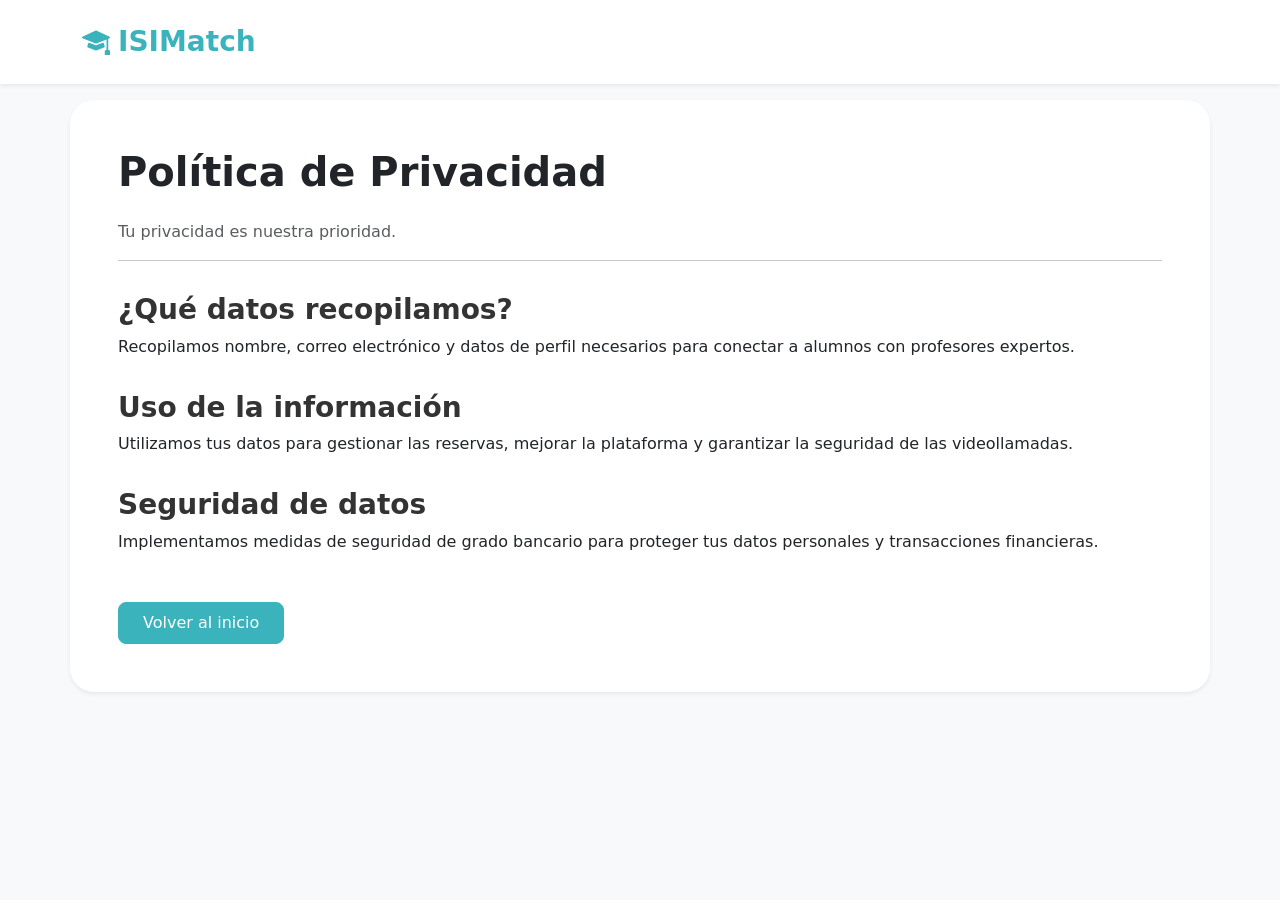
<file: privacidad.html>
<!doctype html>
<html lang="es">
  <head>
    <meta charset="UTF-8" />
    <meta name="viewport" content="width=device-width, initial-scale=1.0" />
    <title>Política de Privacidad - ISIMatch</title>
    <!-- Cargamos Bootstrap para mantener la consistencia visual de la plataforma -->
    <link
      href="https://cdn.jsdelivr.net/npm/bootstrap@5.3.0/dist/css/bootstrap.min.css"
      rel="stylesheet"
    />
    <link
      rel="stylesheet"
      href="https://cdn.jsdelivr.net/npm/bootstrap-icons@1.10.0/font/bootstrap-icons.css"
    />

    <style>
      /* Definición de la Identidad Visual en CSS mediante Variables (Root) */
      :root {
        --primary-custom: #3bb3bd; /* Azul corporativo de ISIMatch */
        --primary-custom-hover: #2d8a92; /* Tono más oscuro para el estado hover */
      }

      body {
        background-color: #f8f9fa; /* Gris muy claro para resaltar el contenedor blanco */
        padding-top: 100px; /* Margen para que el contenido no quede oculto bajo la navbar fija */
      }

      /* Clases personalizadas para aplicar el color de marca a textos y botones */
      .text-primary-custom {
        color: var(--primary-custom) !important;
      }

      .btn-primary-custom {
        background-color: var(--primary-custom);
        border-color: var(--primary-custom);
        color: white;
        font-weight: 500;
        transition: all 0.3s; /* Animación suave para el hover */
      }

      .btn-primary-custom:hover {
        background-color: var(--primary-custom-hover);
        border-color: var(--primary-custom-hover);
        color: white;
        transform: translateY(-2px); /* Efecto de elevación al pasar el ratón */
      }

      .rounded-4 {
        border-radius: 1.5rem !important; /* Bordes muy redondeados para un estilo moderno */
      }

      h3 {
        color: #333;
        font-weight: 700;
        margin-top: 2rem;
      }
    </style>
  </head>
  <body class="bg-light">
    <!-- NAVEGACIÓN: Mantenemos el logo para identidad de marca pero simplificamos los enlaces -->
    <nav class="navbar navbar-expand-lg fixed-top py-3 bg-white shadow-sm">
      <div class="container">
        <a
          class="navbar-brand fw-bold fs-3 d-flex align-items-center gap-2 text-primary-custom"
          href="index.php"
        >
          <i class="bi bi-mortarboard-fill"></i>
          <span>ISIMatch</span>
        </a>
      </div>
    </nav>

    <!-- CONTENIDO LEGAL -->
    <main class="container bg-white p-5 shadow-sm rounded-4 mb-5">
      <h1 class="fw-bold mb-4">Política de Privacidad</h1>
      <p class="text-muted">Tu privacidad es nuestra prioridad.</p>
      <hr />
      <!-- Línea divisoria decorativa -->

      <section class="mt-4">
        <h3>¿Qué datos recopilamos?</h3>
        <p>
          Recopilamos nombre, correo electrónico y datos de perfil necesarios
          para conectar a alumnos con profesores expertos.
        </p>

        <h3>Uso de la información</h3>
        <p>
          Utilizamos tus datos para gestionar las reservas, mejorar la
          plataforma y garantizar la seguridad de las videollamadas.
        </p>

        <h3>Seguridad de datos</h3>
        <p>
          Implementamos medidas de seguridad de grado bancario para proteger tus
          datos personales y transacciones financieras.
        </p>
      </section>

      <!-- ACCIÓN DE RETORNO -->
      <div class="mt-5">
        <a href="index.php" class="btn btn-primary-custom px-4 py-2 rounded-3">
          Volver al inicio
        </a>
      </div>
    </main>
  </body>
</html>
</file>
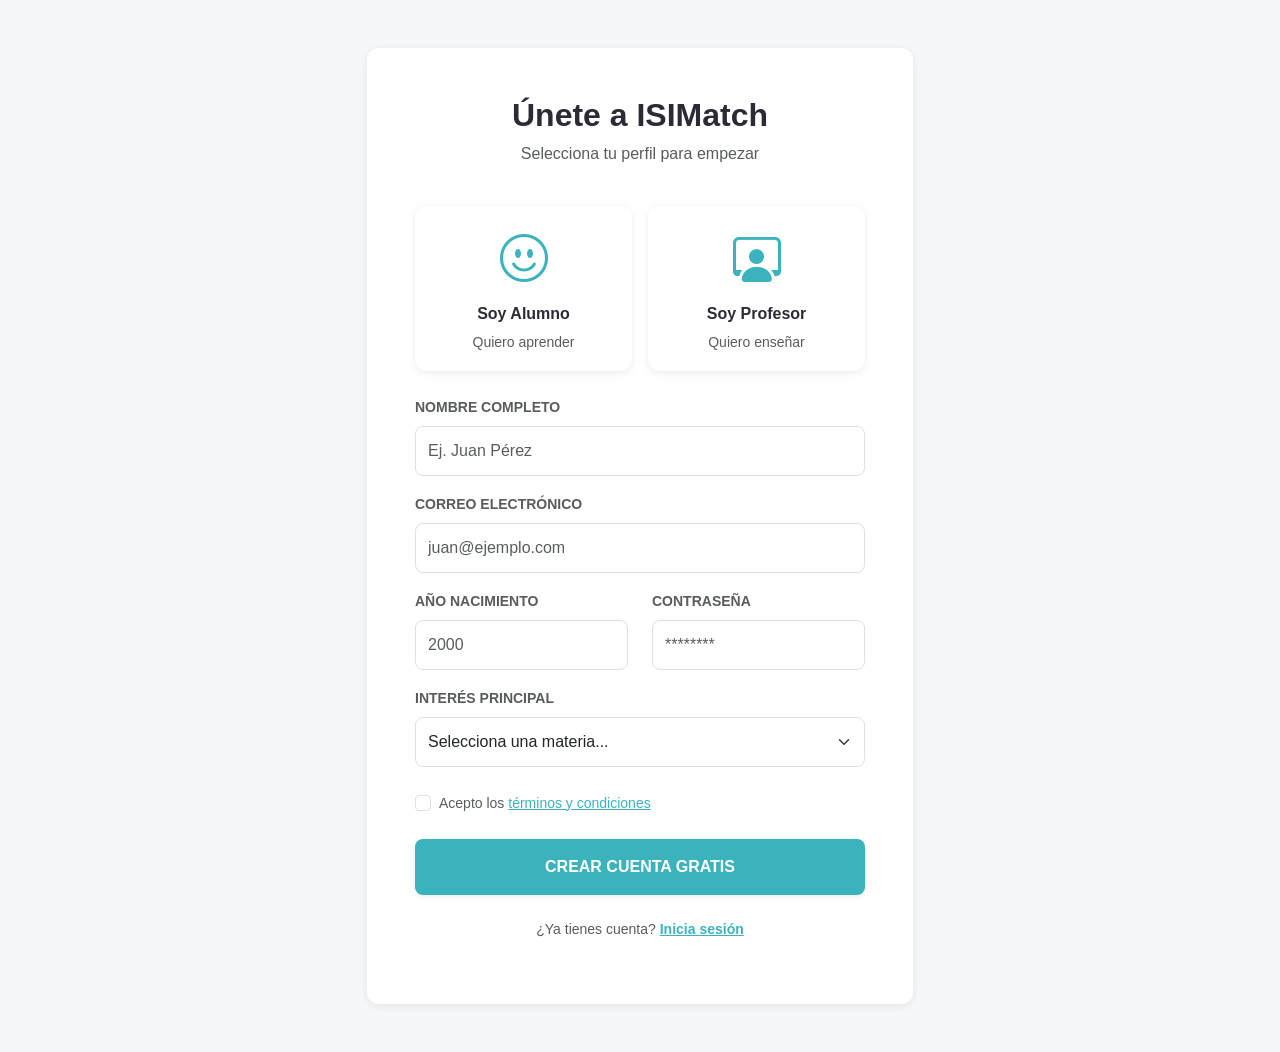
<file: registro.html>
<!doctype html>
<html lang="es">
  <head>
    <meta charset="UTF-8" />
    <title>Crea tu cuenta - ISIMatch</title>
    <!-- Importar boostrap para el diseño responsive y componentes visuales, también librería de iconos -->
    <link
      href="https://cdn.jsdelivr.net/npm/bootstrap@5.3.0/dist/css/bootstrap.min.css"
      rel="stylesheet"
    />

    <link
      rel="stylesheet"
      href="https://cdn.jsdelivr.net/npm/bootstrap-icons@1.10.0/font/bootstrap-icons.css"
    />
    <link rel="stylesheet" href="style.css" />
  </head>

  <body class="d-flex align-items-center min-vh-100 py-5">
    <!--contenedor principal de toda la zona de registro-->
    <div class="container">
      <div class="row justify-content-center">
        <div class="col-lg-6 col-md-8">
          <!--este div contiene todo el formulario-->
          <div class="card card-custom p-5">
            <!--titulo y subtitulo del formulario-->
            <div class="text-center mb-4">
              <h2 class="fw-bold">Únete a ISIMatch</h2>
              <p class="text-muted">Selecciona tu perfil para empezar</p>
            </div>

            <!--apartado para seleccionar si eres profesor o alumno-->
            <div class="row g-3 mb-4">
              <!--parte de alumno-->
              <div class="col-6">
                <div
                  class="card role-card h-100 p-3 text-center"
                  id="card-alumno"
                  onclick="selectRole('alumno')"
                >
                  <i class="bi bi-emoji-smile role-icon mb-2"></i>
                  <h6 class="fw-bold">Soy Alumno</h6>
                  <small class="text-muted">Quiero aprender</small>
                </div>
              </div>

              <!--parte de profesor-->
              <div class="col-6">
                <div
                  class="card role-card h-100 p-3 text-center"
                  id="card-profesor"
                  onclick="selectRole('profesor')"
                >
                  <i class="bi bi-person-workspace role-icon mb-2"></i>
                  <h6 class="fw-bold">Soy Profesor</h6>
                  <small class="text-muted">Quiero enseñar</small>
                </div>
              </div>
            </div>

            <form id="registroForm">
              <!--campo del nombre-->
              <div class="mb-3">
                <label class="form-label small fw-bold text-muted"
                  >NOMBRE COMPLETO</label
                >
                <input
                  type="text"
                  class="form-control"
                  placeholder="Ej. Juan Pérez"
                  required
                />
              </div>

              <!--campo del corro-->
              <div class="mb-3">
                <label class="form-label small fw-bold text-muted"
                  >CORREO ELECTRÓNICO</label
                >
                <input
                  type="email"
                  class="form-control"
                  placeholder="juan@ejemplo.com"
                  required
                />
              </div>

              <div class="row mb-3">
                <!--campo de tu fecha de nacimiento-->
                <div class="col-6">
                  <label class="form-label small fw-bold text-muted"
                    >AÑO NACIMIENTO</label
                  >
                  <input
                    type="number"
                    class="form-control"
                    placeholder="2000"
                    required
                  />
                </div>

                <!--campo de la contraseña-->
                <div class="col-6">
                  <label class="form-label small fw-bold text-muted"
                    >CONTRASEÑA</label
                  >
                  <input
                    type="password"
                    class="form-control"
                    placeholder="********"
                    required
                  />
                </div>
              </div>

              <!--interes principal, en cuanto a Materia-->
              <div class="mb-4">
                <label class="form-label small fw-bold text-muted"
                  >INTERÉS PRINCIPAL</label
                >
                <select class="form-select">
                  <option selected>Selecciona una materia...</option>
                  <option value="matematicas">Matemáticas</option>
                  <option value="idiomas">Idiomas</option>
                  <option value="programacion">Programación</option>
                </select>
              </div>

              <!--un campo checkbox para aceptar términos y servicios-->
              <div class="mb-4 form-check">
                <input
                  type="checkbox"
                  class="form-check-input"
                  id="teminos"
                  required
                />
                <label class="form-check-label small text-muted" for="terminos">
                  Acepto los
                  <a href="#" class="text-primary-custom"
                    >términos y condiciones</a
                  >
                </label>
              </div>

              <!--campo para guardar el rol que selecciones-->
              <input type="hidden" id="rol" value="" />

              <!--botón de envio del formulario-->
              <button
                type="submit"
                class="btn btn-primary-custom w-100 py-3 shadow-sm"
              >
                CREAR CUENTA GRATIS
              </button>
            </form>

            <!--un enlace por si ya tienes una cuenta creada-->
            <p class="text-center mt-4 small text-muted">
              ¿Ya tienes cuenta?
              <a href="login.html" class="text-primary-custom fw-bold"
                >Inicia sesión</a
              >
            </p>
          </div>
        </div>
      </div>
    </div>

    <script>
      /**Esta función es para el rol seleccionado
       * La función principal es marcar cual has elegido y guardar el seleccionado*/
      function selectRole(role) {
        document
          .querySelectorAll(".role-card")
          .forEach((el) => el.classList.remove("selected"));
        document.getElementById("card-" + role).classList.add("selected");
        document.getElementById("rol").value = role;
      }

      /** Al cargar la página, comprueba si hay un rol preseleccionado en la URL*/
      window.onload = function () {
        const urlParams = new URLSearchParams(window.location.search);
        const rolPreseleccionado = urlParams.get("rol");
        if (rolPreseleccionado === "profesor") selectRole("profesor");
        else if (rolPreseleccionado === "alumno") selectRole("alumno");
      };

      /** Evita que la página se recargue automáticamente,
       * valida que se haya seleccioando un rol y
       * simula un tiempo de espera
       */
      document
        .getElementById("registroForm")
        .addEventListener("submit", function (evento) {
          evento.preventDefault();

          const rol = document.getElementById("rol").value;
          if (!rol) {
            alert("Por favor, selecciona si eres Alumno o Profesor.");
            return;
          }

          //Cambia el botón para dar feedback al usuario
          const boton = this.querySelector('button[type="submit"]');
          boton.innerText = "CREANDO CUENTA...";
          boton.disabled = true;

          setTimeout(() => {
            // REDIRECCIÓN
            if (rol === "profesor") {
              window.location.href = "dashboard-profesor.html";
            } else {
              window.location.href = "dashboard-alumno.html";
            }
          }, 1500);
        });
    </script>
  </body>
</html>
</file>
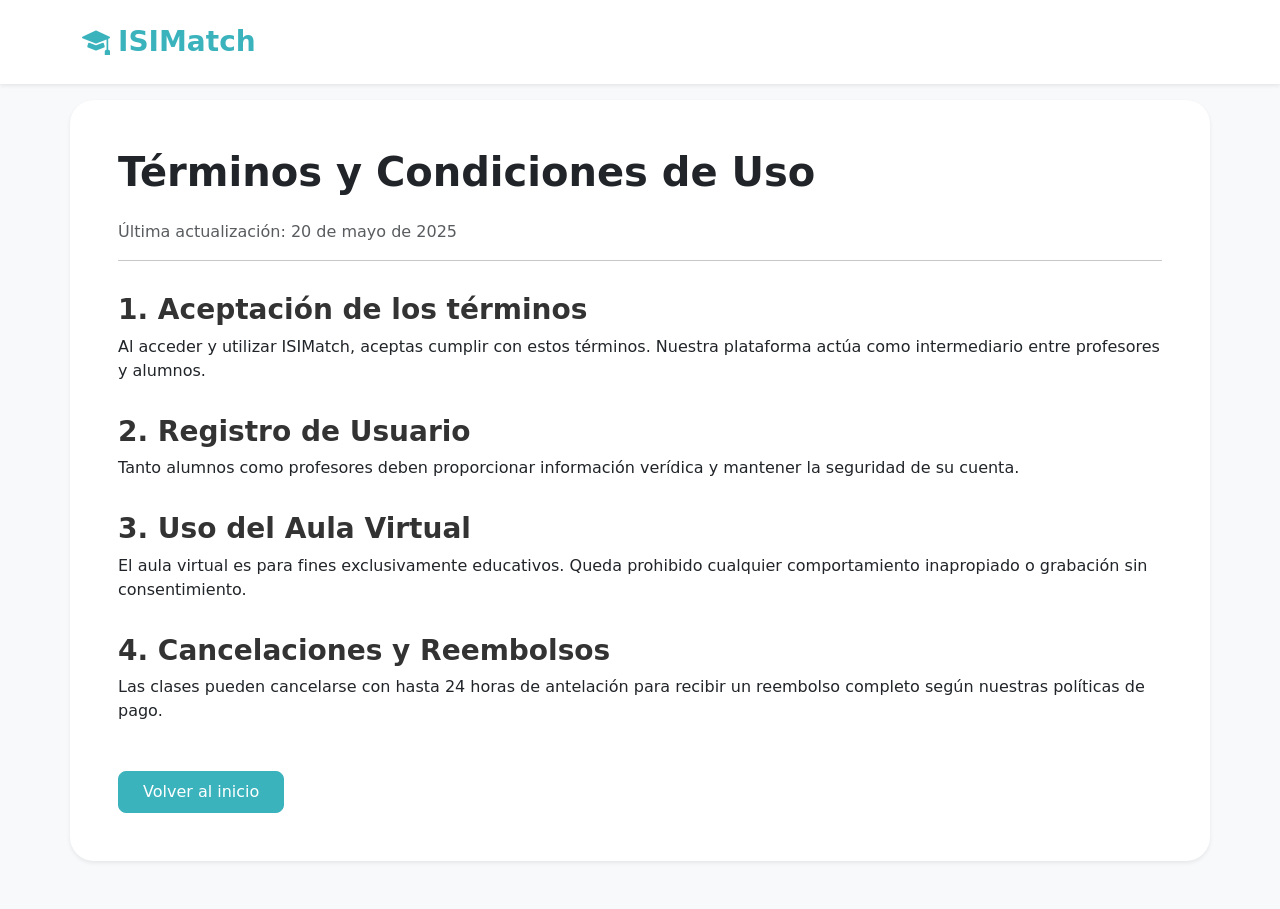
<file: terminos.html>
<!doctype html>
<html lang="es">
  <head>
    <meta charset="UTF-8" />
    <meta name="viewport" content="width=device-width, initial-scale=1.0" />
    <title>Términos y Condiciones - ISIMatch</title>
    <!-- Cargamos Bootstrap para asegurar un diseño limpio y profesional -->
    <link
      href="https://cdn.jsdelivr.net/npm/bootstrap@5.3.0/dist/css/bootstrap.min.css"
      rel="stylesheet"
    />
    <link
      rel="stylesheet"
      href="https://cdn.jsdelivr.net/npm/bootstrap-icons@1.10.0/font/bootstrap-icons.css"
    />

    <style>
      /* 1. DISEÑO DE MARCA (Branding)
         Replicamos las variables de color del index.php para que la 
         experiencia de usuario sea fluida y consistente. */
      :root {
        --primary-custom: #3bb3bd; /* Azul turquesa corporativo */
        --primary-custom-hover: #2d8a92;
      }

      body {
        background-color: #f8f9fa; /* Fondo gris claro tipo 'página oficial' */
        padding-top: 100px; /* Evita que la navbar fija tape el contenido */
      }

      /* Aplicación de colores mediante clases específicas */
      .text-primary-custom {
        color: var(--primary-custom) !important;
      }

      /* 2. ESTILIZACIÓN DE BOTONES
         Añadimos transiciones para que el botón "reaccione" al usuario. */
      .btn-primary-custom {
        background-color: var(--primary-custom);
        border-color: var(--primary-custom);
        color: white;
        font-weight: 500;
        transition: all 0.3s;
      }

      .btn-primary-custom:hover {
        background-color: var(--primary-custom-hover);
        border-color: var(--primary-custom-hover);
        color: white;
        transform: translateY(-2px); /* Efecto de levitación */
      }

      .rounded-4 {
        border-radius: 1.5rem !important; /* Bordes suaves y modernos */
      }

      h3 {
        color: #333;
        font-weight: 700;
        margin-top: 2rem;
      }
    </style>
  </head>
  <body class="bg-light">
    <!-- NAVBAR: Simplificada pero manteniendo la identidad de ISIMatch -->
    <nav class="navbar navbar-expand-lg fixed-top py-3 bg-white shadow-sm">
      <div class="container">
        <a
          class="navbar-brand fw-bold fs-3 d-flex align-items-center gap-2 text-primary-custom"
          href="index.php"
        >
          <i class="bi bi-mortarboard-fill"></i>
          <span>ISIMatch</span>
        </a>
      </div>
    </nav>

    <!-- CUERPO DEL DOCUMENTO LEGAL -->
    <main class="container bg-white p-5 shadow-sm rounded-4 mb-5">
      <h1 class="fw-bold mb-4">Términos y Condiciones de Uso</h1>
      <p class="text-muted">Última actualización: 20 de mayo de 2025</p>
      <hr />
      <!-- Línea divisoria de sección -->

      <section class="mt-4">
        <h3>1. Aceptación de los términos</h3>
        <p>
          Al acceder y utilizar ISIMatch, aceptas cumplir con estos términos.
          Nuestra plataforma actúa como intermediario entre profesores y
          alumnos.
        </p>

        <h3>2. Registro de Usuario</h3>
        <p>
          Tanto alumnos como profesores deben proporcionar información verídica
          y mantener la seguridad de su cuenta.
        </p>

        <h3>3. Uso del Aula Virtual</h3>
        <p>
          El aula virtual es para fines exclusivamente educativos. Queda
          prohibido cualquier comportamiento inapropiado o grabación sin
          consentimiento.
        </p>

        <h3>4. Cancelaciones y Reembolsos</h3>
        <p>
          Las clases pueden cancelarse con hasta 24 horas de antelación para
          recibir un reembolso completo según nuestras políticas de pago.
        </p>
      </section>

      <!-- BOTÓN DE RETORNO: Permite al usuario volver a la navegación principal -->
      <div class="mt-5">
        <a href="index.php" class="btn btn-primary-custom px-4 py-2 rounded-3">
          Volver al inicio
        </a>
      </div>
    </main>
  </body>
</html>
</file>
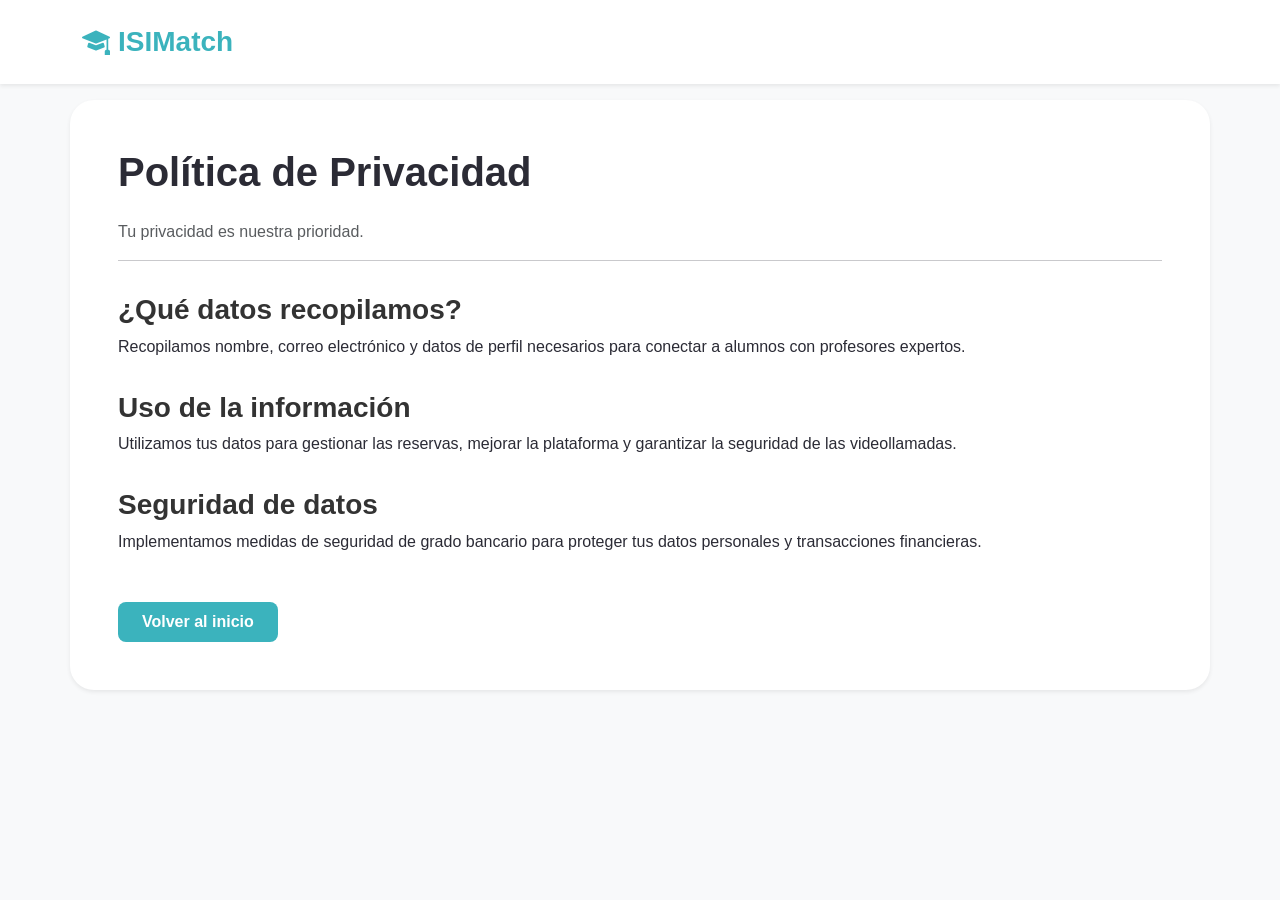
<file: VIEWS/privacidad.html>
<!doctype html>
<html lang="es">
  <head>
    <meta charset="UTF-8" />
    <meta name="viewport" content="width=device-width, initial-scale=1.0" />
    <title>Política de Privacidad - ISIMatch</title>

    <!--Cargamos Bootstrap para mantener la estabilidad visual de la plataforma-->
    <link
      href="https://cdn.jsdelivr.net/npm/bootstrap@5.3.0/dist/css/bootstrap.min.css"
      rel="stylesheet"
    />
    <link
      rel="stylesheet"
      href="https://cdn.jsdelivr.net/npm/bootstrap-icons@1.10.0/font/bootstrap-icons.css"
    />

    <link rel="stylesheet" href="../CSS/style.css" />

    <style>
      /*Estilos específicos de esta página que no están en el global */
      body {
        background-color: #f8f9fa; /*Gris muy claro para resaltar el contenedor blanco*/
        padding-top: 100px; /*Margen para que el contenido no quede oculto bajo la navbar fija*/
      }

      .rounded-4 {
        border-radius: 1.5rem !important; /*Bordes muy redondeados para un estilo moderno*/
      }

      h3 {
        color: #333;
        font-weight: 700;
        margin-top: 2rem;
      }
    </style>
  </head>
  <body class="bg-light">
    <!--NAVEGACIÓN, mantenemos el logo para identidad de marca pero simplificamos los enlaces-->
    <nav class="navbar navbar-expand-lg fixed-top py-3 bg-white shadow-sm">
      <div class="container">
        <a
          class="navbar-brand fw-bold fs-3 d-flex align-items-center gap-2 text-primary-custom"
          href="../index.php"
        >
          <i class="bi bi-mortarboard-fill"></i>
          <span>ISIMatch</span>
        </a>
      </div>
    </nav>
    <!-- CONTENIDO LEGAL -->
    <main class="container bg-white p-5 shadow-sm rounded-4 mb-5">
      <h1 class="fw-bold mb-4">Política de Privacidad</h1>
      <p class="text-muted">Tu privacidad es nuestra prioridad.</p>
      <hr />
      <!-- Línea divisoria decorativa -->
      <section class="mt-4">
        <h3>¿Qué datos recopilamos?</h3>
        <p>
          Recopilamos nombre, correo electrónico y datos de perfil necesarios
          para conectar a alumnos con profesores expertos.
        </p>

        <h3>Uso de la información</h3>
        <p>
          Utilizamos tus datos para gestionar las reservas, mejorar la
          plataforma y garantizar la seguridad de las videollamadas.
        </p>

        <h3>Seguridad de datos</h3>
        <p>
          Implementamos medidas de seguridad de grado bancario para proteger tus
          datos personales y transacciones financieras.
        </p>
      </section>

      <!--ACCIÓN DE RETORNO-->
      <div class="mt-5">
        <a
          href="../index.php"
          class="btn btn-primary-custom px-4 py-2 rounded-3"
        >
          Volver al inicio
        </a>
      </div>
    </main>
  </body>
</html>
</file>
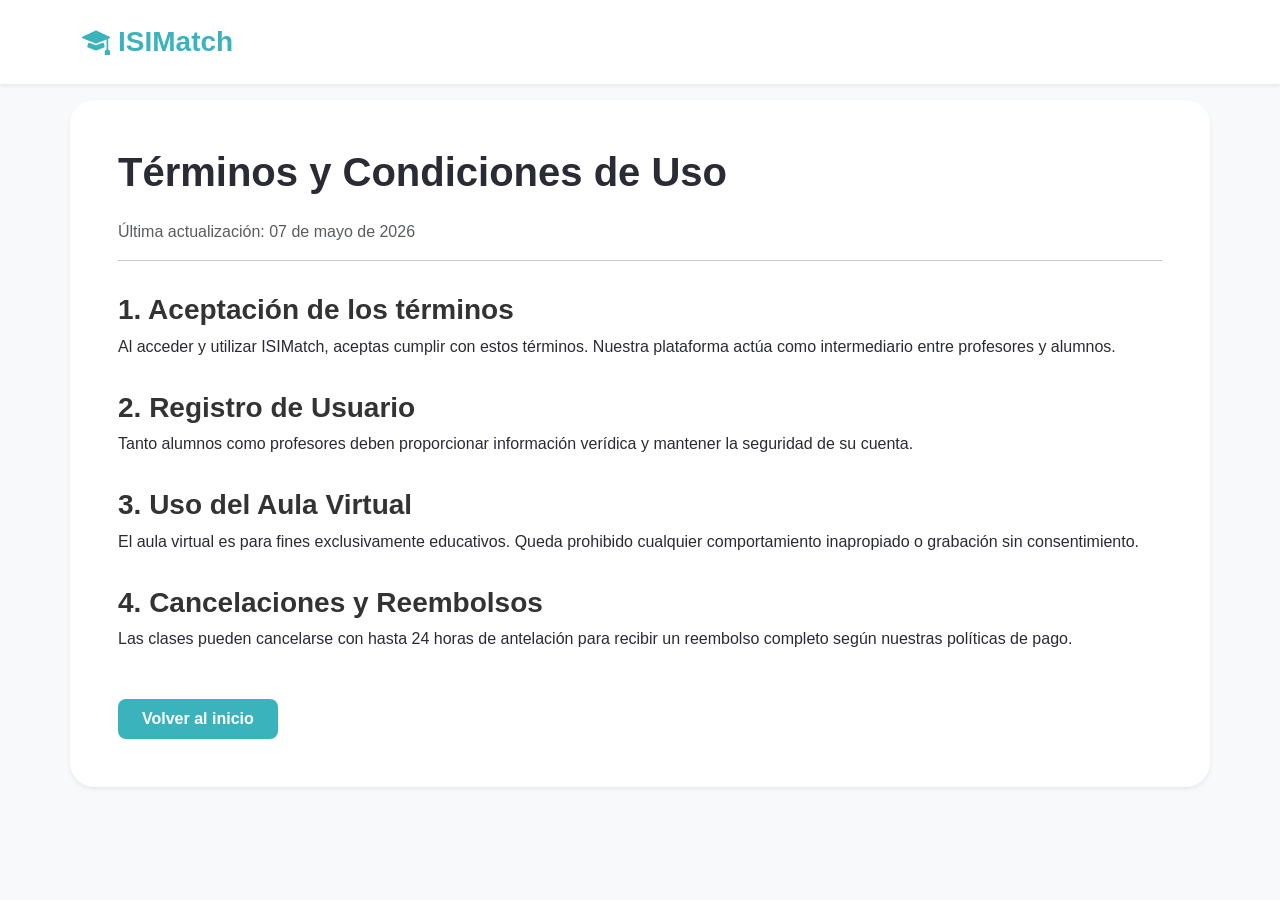
<file: VIEWS/terminos.html>
<!doctype html>
<html lang="es">
  <head>
    <meta charset="UTF-8" />
    <meta name="viewport" content="width=device-width, initial-scale=1.0" />
    <title>Términos y Condiciones - ISIMatch</title>
    <!--Cargamos Bootstrap para asegurar un diseño limpio y profesional-->
    <link
      href="https://cdn.jsdelivr.net/npm/bootstrap@5.3.0/dist/css/bootstrap.min.css"
      rel="stylesheet"
    />
    <link
      rel="stylesheet"
      href="https://cdn.jsdelivr.net/npm/bootstrap-icons@1.10.0/font/bootstrap-icons.css"
    />

    <link rel="stylesheet" href="../CSS/style.css" />

    <style>
      /*Estilos estructurales únicos de esta página */
      body {
        padding-top: 100px;
      }

      .rounded-4 {
        border-radius: 1.5rem !important;
      }

      h3 {
        color: #333;
        font-weight: 700;
        margin-top: 2rem;
      }
    </style>
  </head>
  <body class="bg-light">
    <!--NAVBAR, simplificada pero manteniendo la identidad de ISIMatch-->
    <nav class="navbar navbar-expand-lg fixed-top py-3 bg-white shadow-sm">
      <div class="container">
        <a
          class="navbar-brand fw-bold fs-3 d-flex align-items-center gap-2 text-primary-custom"
          href="../index.php"
        >
          <i class="bi bi-mortarboard-fill"></i>
          <span>ISIMatch</span>
        </a>
      </div>
    </nav>
    <!--CUERPO DEL DOCUMENTO LEGAL-->
    <main class="container bg-white p-5 shadow-sm rounded-4 mb-5">
      <h1 class="fw-bold mb-4">Términos y Condiciones de Uso</h1>
      <p class="text-muted">Última actualización: 07 de mayo de 2026</p>
      <hr />
      <!--Línea divisoria de sección-->
      <section class="mt-4">
        <h3>1. Aceptación de los términos</h3>
        <p>
          Al acceder y utilizar ISIMatch, aceptas cumplir con estos términos.
          Nuestra plataforma actúa como intermediario entre profesores y
          alumnos.
        </p>

        <h3>2. Registro de Usuario</h3>
        <p>
          Tanto alumnos como profesores deben proporcionar información verídica
          y mantener la seguridad de su cuenta.
        </p>

        <h3>3. Uso del Aula Virtual</h3>
        <p>
          El aula virtual es para fines exclusivamente educativos. Queda
          prohibido cualquier comportamiento inapropiado o grabación sin
          consentimiento.
        </p>

        <h3>4. Cancelaciones y Reembolsos</h3>
        <p>
          Las clases pueden cancelarse con hasta 24 horas de antelación para
          recibir un reembolso completo según nuestras políticas de pago.
        </p>
      </section>
      <!-- BOTÓN DE RETORNO, permite al usuario volver a la navegación principal-->
      <div class="mt-5">
        <a
          href="../index.php"
          class="btn btn-primary-custom px-4 py-2 rounded-3"
        >
          Volver al inicio
        </a>
      </div>
    </main>
  </body>
</html>
</file>
<file: style.css>
/* =========================================
   HOJA DE ESTILOS GLOBAL - ISIMatch
   ========================================= */

:root {
  /* 1. VARIABLES CSS (Custom Properties)
     Centralizamos los colores y estilos para que, si decidimos cambiar el azul, 
     solo tengamos que editar una línea y se actualice en toda la web. */
  --primary-color: #3bb3bd; /* Azul corporativo principal */
  --primary-hover: #2da1ab; /* Tono para interacciones */
  --secondary-color: #ffc947; /* Color de acento (amarillo) */
  --text-dark: #2b2b35; /* Color base para lectura */
  --text-muted: #6f757b; /* Color para textos secundarios */
  --bg-light: #f5f7f9; /* Fondo suave para no cansar la vista */
  --white: #ffffff;

  /* Definición de sombras y bordes consistentes */
  --shadow-sm: 0 2px 8px rgba(0, 0, 0, 0.08);
  --shadow-md: 0 4px 16px rgba(0, 0, 0, 0.12);
  --radius: 12px;
}

/* 2. RESET Y TIPOGRAFÍA
   Establecemos una fuente moderna (Segoe UI / Roboto) y el color base. */
body {
  font-family: "Segoe UI", Roboto, Helvetica, Arial, sans-serif;
  color: var(--text-dark);
  background-color: var(--bg-light);
}

h1,
h2,
h3,
h4,
h5,
h6 {
  font-weight: 700;
  color: var(--text-dark);
}

.text-primary-custom {
  color: var(--primary-color);
}

/* 3. BOTONES PERSONALIZADOS
   Mejoramos los botones de Bootstrap para que tengan un aspecto más moderno. */
.btn {
  border-radius: 8px;
  font-weight: 600;
  padding: 10px 24px;
  transition: all 0.3s ease; /* Animación suave al pasar el ratón */
  border: none;
}

.btn-primary-custom {
  background-color: var(--primary-color);
  color: white;
}

.btn-primary-custom:hover {
  background-color: var(--primary-hover);
  color: white;
  transform: translateY(-1px); /* Pequeño salto hacia arriba al hacer hover */
  box-shadow: 0 4px 12px rgba(59, 179, 189, 0.4);
}

.btn-outline-custom {
  border: 2px solid var(--primary-color);
  color: var(--primary-color);
  background: transparent;
}

.btn-outline-custom:hover {
  background-color: var(--primary-color);
  color: white;
}

/* 4. TARJETAS (CARDS)
   Diseño de "capas" donde los elementos parecen flotar sobre el fondo. */
.card,
.card-custom {
  background-color: var(--white);
  border: none !important;
  border-radius: var(--radius) !important;
  box-shadow: var(--shadow-sm);
  transition:
    transform 0.3s ease,
    box-shadow 0.3s ease;
}

/* Efecto de elevación cuando el usuario pasa el ratón por una tarjeta */
.card-custom:hover {
  transform: translateY(-5px);
  box-shadow: var(--shadow-md);
}

/* 5. FORMULARIOS
   Hacemos los campos de texto más limpios y con un foco claro. */
.form-control,
.form-select {
  border-radius: 8px !important;
  border: 1px solid #e0e0e0 !important;
  padding: 12px;
}

.form-control:focus {
  border-color: var(--primary-color) !important;
  box-shadow: 0 0 0 3px rgba(59, 179, 189, 0.2) !important;
}

/* 6. COMPONENTES ESPECÍFICOS */

/* Navegación */
.navbar {
  background-color: var(--white) !important;
  box-shadow: 0 2px 4px rgba(0, 0, 0, 0.05);
}

/* Selector de Rol en el Registro */
.role-card {
  cursor: pointer;
  border: 2px solid transparent !important;
}

/* Clase que se activa mediante JavaScript cuando seleccionas Alumno o Profesor */
.role-card.selected {
  border-color: var(--primary-color) !important;
  background-color: rgba(59, 179, 189, 0.05) !important;
}

.role-icon {
  color: var(--primary-color);
  font-size: 3rem;
}

/* 7. ANIMACIONES AVANZADAS (Keyframes)
   Efecto de "latido" para llamar la atención hacia botones críticos. */
@keyframes pulse {
  0% {
    box-shadow: 0 0 0 0 rgba(59, 179, 189, 0.7);
  }
  70% {
    box-shadow: 0 0 0 10px rgba(59, 179, 189, 0);
  }
  100% {
    box-shadow: 0 0 0 0 rgba(59, 179, 189, 0);
  }
}

.pulse-animation {
  animation: pulse 2s infinite;
}
</file>
<file: CSS/style.css>
/*HOJA DE ESTILOS GLOBAL*/
:root {
  /*VARIABLES CSS (Custom Properties)
      Centralizamos los colores y estilos para que, si decidimos cambiar el azul, 
      solo tengamos que editar una línea y se actualice en toda la web*/
  --primary-color: #3bb3bd; /* Azul corporativo principal */
  --primary-hover: #2da1ab; /* Tono para interacciones */
  --secondary-color: #ffc947; /* Color de acento (amarillo) */
  --text-dark: #2b2b35; /* Color base para lectura */
  --text-muted: #6f757b; /* Color para textos secundarios */
  --bg-light: #f5f7f9; /* Fondo suave para no cansar la vista */
  --white: #ffffff;

  /*Definición de sombras y bordes*/
  --shadow-sm: 0 2px 8px rgba(0, 0, 0, 0.08);
  --shadow-md: 0 4px 16px rgba(0, 0, 0, 0.12);
  --radius: 12px;
}

/*RESET Y TIPOGRAFÍA*/
body {
  font-family: "Segoe UI", Roboto, Helvetica, Arial, sans-serif;
  color: var(--text-dark);
  background-color: var(--bg-light);
}

h1,
h2,
h3,
h4,
h5,
h6 {
  font-weight: 700;
  color: var(--text-dark);
}

.text-primary-custom {
  color: var(--primary-color);
}

/*BOTONES PERSONALIZADOS, mejoramos los botones de Bootstrap para que tengan un aspecto más moderno*/
.btn {
  border-radius: 8px;
  font-weight: 600;
  padding: 10px 24px;
  transition: all 0.3s ease; /*Animación suave al pasar el ratón*/
  border: none;
}

.btn-primary-custom {
  background-color: var(--primary-color);
  color: white;
}

.btn-primary-custom:hover {
  background-color: var(--primary-hover);
  color: white;
  transform: translateY(-1px); /*Pequeño salto hacia arriba al hacer hover */
  box-shadow: 0 4px 12px rgba(59, 179, 189, 0.4);
}

.btn-outline-custom {
  border: 2px solid var(--primary-color);
  color: var(--primary-color);
  background: transparent;
}

.btn-outline-custom:hover {
  background-color: var(--primary-color);
  color: white;
}

/*TARJETAS (CARDS), diseño de "capas" donde los elementos parecen flotar sobre el fondo. */
.card,
.card-custom {
  background-color: var(--white);
  border: none !important;
  border-radius: var(--radius) !important;
  box-shadow: var(--shadow-sm);
  transition:
    transform 0.3s ease,
    box-shadow 0.3s ease;
}

/*Efecto de elevación cuando el usuario pasa el ratón por una tarjeta */
.card-custom:hover {
  transform: translateY(-5px);
  box-shadow: var(--shadow-md);
}

/*FORMULARIOS, hacemos los campos de texto más limpios y con un foco claro. */
.form-control,
.form-select {
  border-radius: 8px !important;
  border: 1px solid #e0e0e0 !important;
  padding: 12px;
}

.form-control:focus {
  border-color: var(--primary-color) !important;
  box-shadow: 0 0 0 3px rgba(59, 179, 189, 0.2) !important;
}

/*--COMPONENTES ESPECÍFICOS--*/
/*Navegación*/
.navbar {
  background-color: var(--white) !important;
  box-shadow: 0 2px 4px rgba(0, 0, 0, 0.05);
}

/*Selector de Rol en el Registro*/
.role-card {
  cursor: pointer;
  border: 2px solid transparent !important;
}

/*Clase que se activa mediante JavaScript cuando seleccionas Alumno o Profesor*/
.role-card.selected {
  border-color: var(--primary-color) !important;
  background-color: rgba(59, 179, 189, 0.05) !important;
}

.role-icon {
  color: var(--primary-color);
  font-size: 3rem;
}

/*ANIMACIONES AVANZADAS (Keyframes), efecto de "latido" para llamar la atención hacia botones "críticos"*/
@keyframes pulse {
  0% {
    box-shadow: 0 0 0 0 rgba(59, 179, 189, 0.7);
  }
  70% {
    box-shadow: 0 0 0 10px rgba(59, 179, 189, 0);
  }
  100% {
    box-shadow: 0 0 0 0 rgba(59, 179, 189, 0);
  }
}

.pulse-animation {
  animation: pulse 2s infinite;
}

/*tablets de menos de 992px */
@media screen and (max-width: 992px) {
  :root {
    --radius: 10px;
  }
  .role-icon {
    font-size: 2.5rem;
  }
  .card-custom {
    margin-bottom: 20px;
  }
}

/*teléfonos de menos de 768px*/
@media screen and (max-width: 768px) {
  .btn {
    padding: 12px 20px;
  }

  .form-control {
    font-size: 16px;
  }
}

/* teléfonos de menos de 480px*/
@media screen and (max-width: 480px) {
  .hero-section h1 {
    font-size: 1.7rem !important;
  }

  .card-custom {
    padding: 15px !important;
  }
}

/*
   SISTEMA DE VALORACIONES - ISIMatch
*/

/* Botón "Valorar" en el panel del alumno */
.btn-valorar {
  background-color: var(--primary-color);
  color: #fff;
  font-size: 0.7rem;
  padding: 4px 10px;
  border-radius: 20px;
  font-weight: 600;
  white-space: nowrap;
  transition: background-color 0.2s ease, transform 0.15s ease, box-shadow 0.2s ease;
  border: none;
}

.btn-valorar:hover {
  background-color: var(--primary-hover);
  color: #fff;
  transform: translateY(-1px);
  box-shadow: 0 3px 10px rgba(59, 179, 189, 0.35);
}

/* Badge "Valorada" en el panel del alumno */
.badge-valorada {
  background: rgba(59, 179, 189, 0.12);
  color: var(--primary-color);
  font-size: 0.65rem;
  padding: 4px 8px;
  border-radius: 20px;
  font-weight: 600;
  white-space: nowrap;
}

/* Barras de distribución de estrellas en ficha-profesor */
.rating-bar-track {
  height: 8px;
  background: #f0f0f0;
  border-radius: 99px;
  overflow: hidden;
}

.rating-bar-fill {
  height: 100%;
  background: var(--primary-color);
  border-radius: 99px;
  transition: width 0.6s ease;
}

/* Número de puntuación grande en ficha-profesor */
.rating-big-number {
  font-size: 3rem;
  line-height: 1;
  font-weight: 700;
  color: var(--text-dark);
}
</file>
